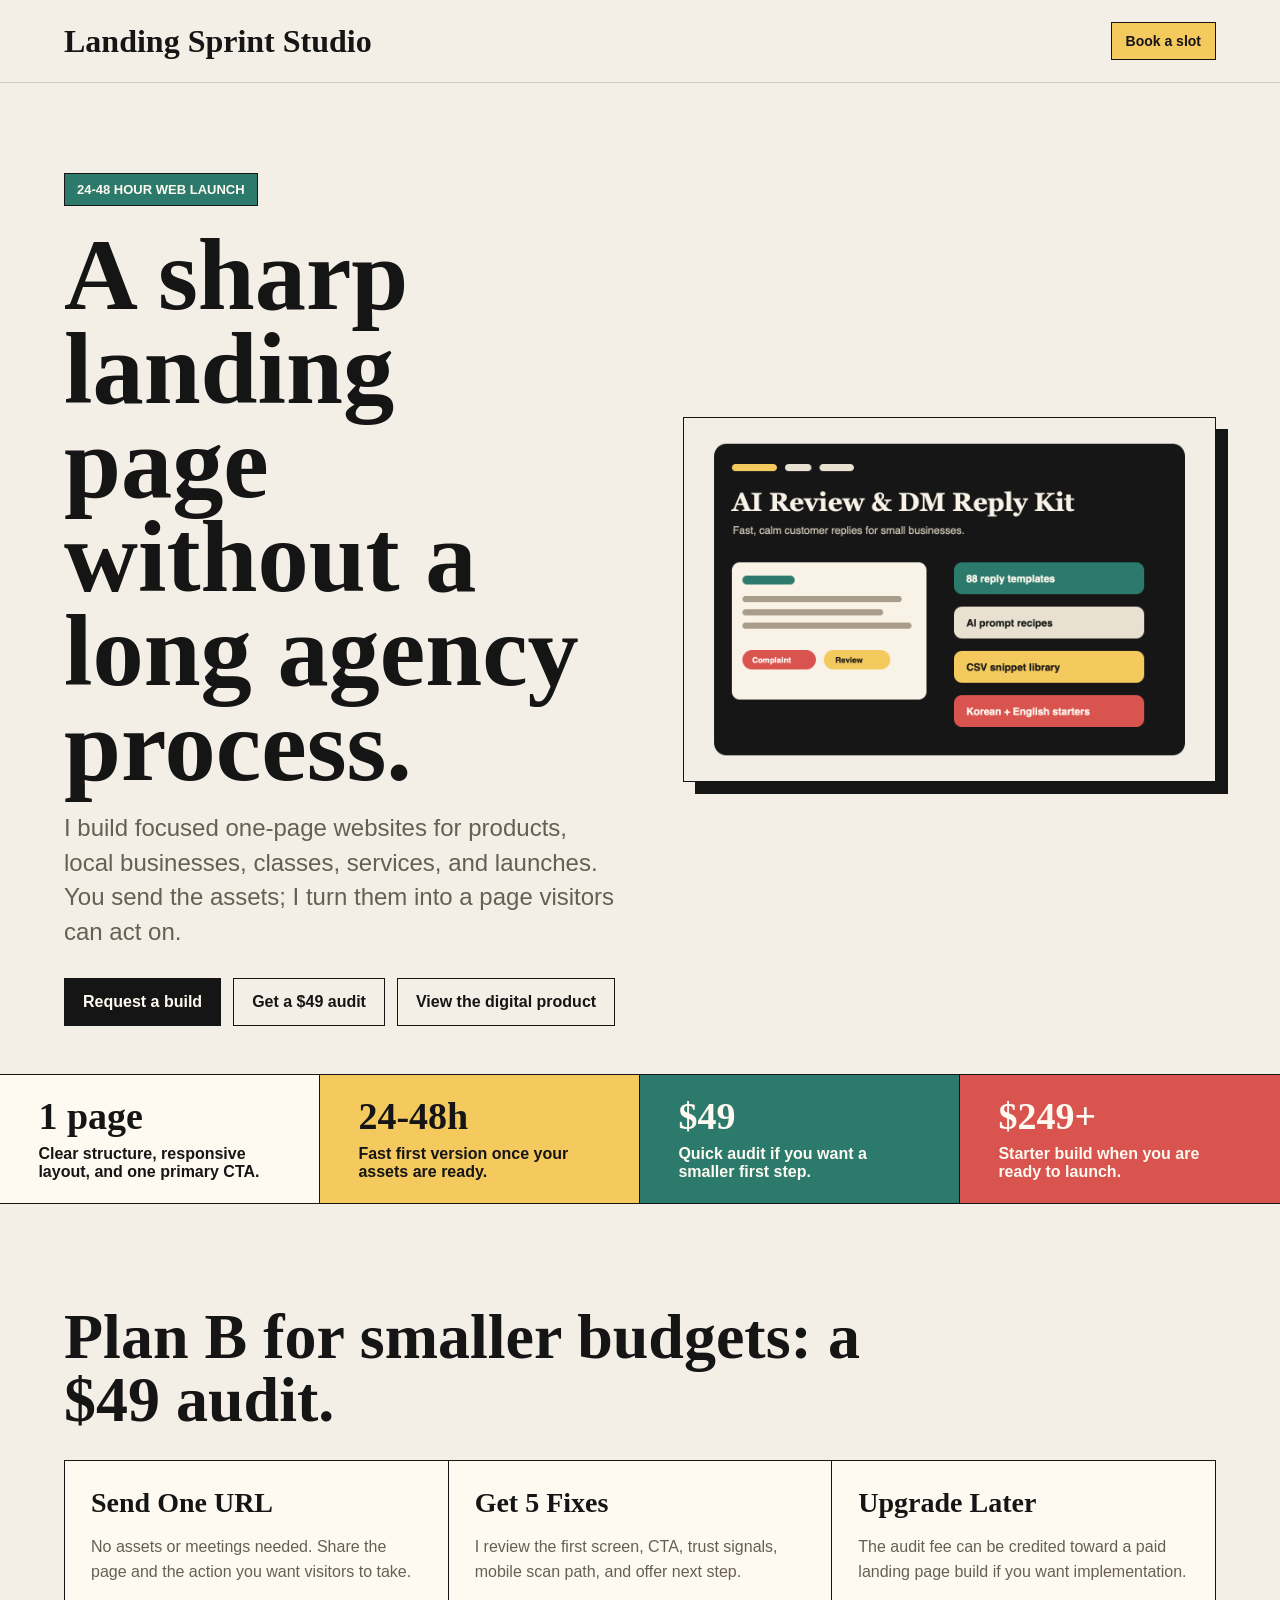
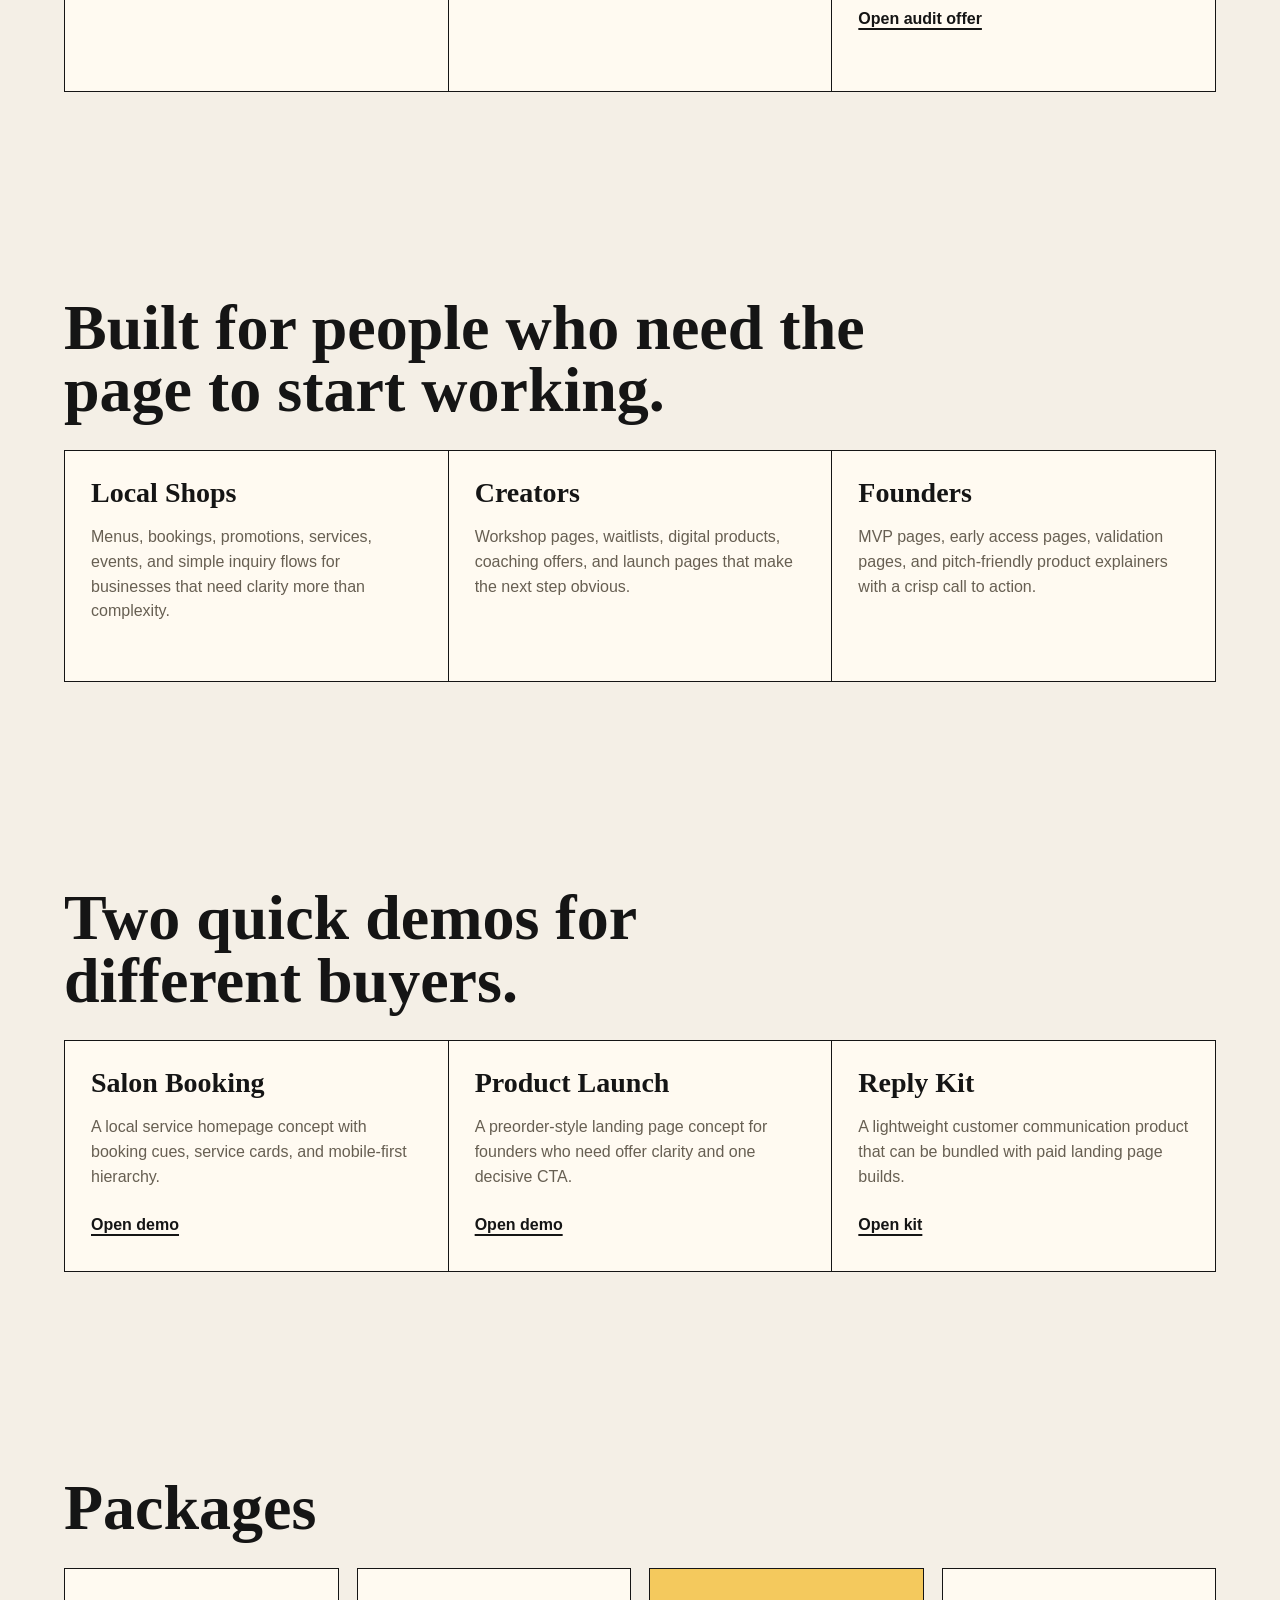
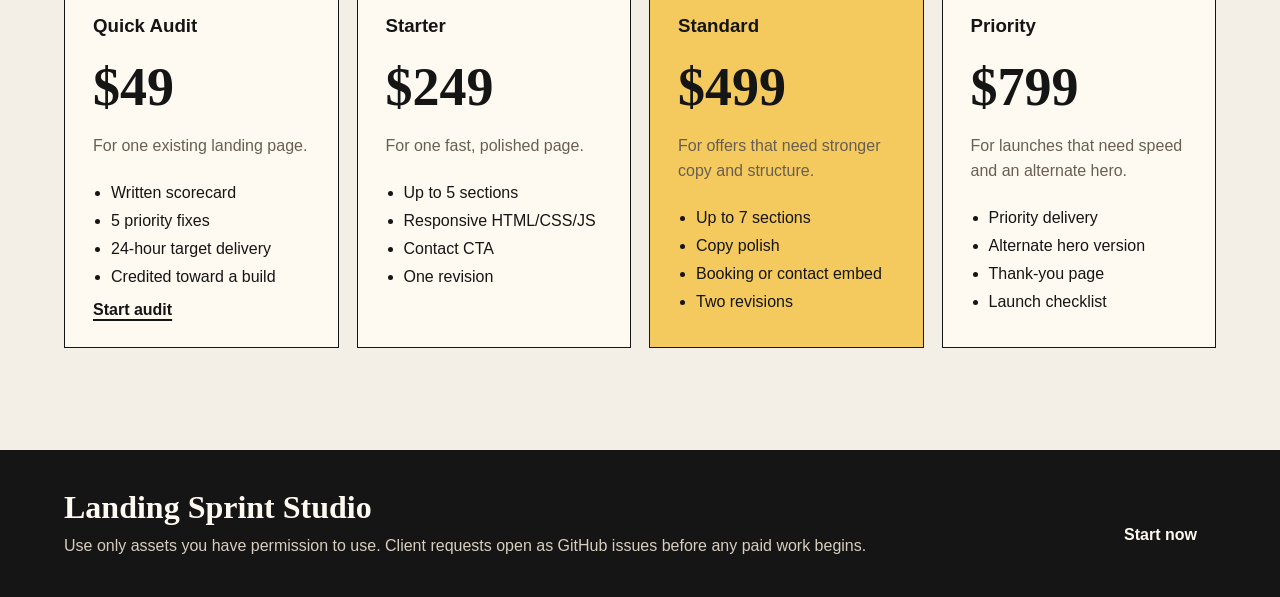
<file: index.html>
<!doctype html>
<html lang="en">
  <head>
    <meta charset="utf-8">
    <meta name="viewport" content="width=device-width, initial-scale=1">
    <title>24-Hour Landing Page Sprint</title>
    <meta name="description" content="Fast, polished landing pages and AI customer reply templates for small businesses.">
    <meta property="og:title" content="Landing Sprint Studio">
    <meta property="og:description" content="24-48 hour responsive landing pages for small businesses, creators, and product launches.">
    <meta property="og:type" content="website">
    <meta property="og:url" content="https://ycx1678.github.io/landing-sprint-studio/">
    <meta property="og:image" content="https://ycx1678.github.io/landing-sprint-studio/revenue-kit/assets/review-kit-preview.png">
    <meta name="twitter:card" content="summary_large_image">
    <link rel="stylesheet" href="styles.css">
    <script type="application/ld+json">
      {
        "@context": "https://schema.org",
        "@type": "ProfessionalService",
        "name": "Landing Sprint Studio",
        "url": "https://ycx1678.github.io/landing-sprint-studio/",
        "description": "Fast, responsive landing page design and development for small businesses, creators, and product launches.",
        "areaServed": "Worldwide",
        "offers": [
          {
            "@type": "Offer",
            "name": "Quick Landing Page Audit",
            "price": "49",
            "priceCurrency": "USD",
            "availability": "https://schema.org/InStock"
          },
          {
            "@type": "Offer",
            "name": "Starter Landing Page Sprint",
            "price": "249",
            "priceCurrency": "USD",
            "availability": "https://schema.org/InStock"
          },
          {
            "@type": "Offer",
            "name": "Standard Landing Page Sprint",
            "price": "499",
            "priceCurrency": "USD",
            "availability": "https://schema.org/InStock"
          }
        ]
      }
    </script>
  </head>
  <body>
    <script>
      window.REQUEST_URL = "https://github.com/ycx1678/landing-sprint-studio/issues/new/choose";
    </script>
    <main class="page">
      <nav class="nav" aria-label="Main navigation">
        <div class="brand">Landing Sprint Studio</div>
        <a href="https://github.com/ycx1678/landing-sprint-studio/issues/new/choose">Book a slot</a>
      </nav>

      <section class="hero">
        <div>
          <span class="eyebrow">24-48 hour web launch</span>
          <h1>A sharp landing page without a long agency process.</h1>
          <p class="lead">
            I build focused one-page websites for products, local businesses, classes, services, and launches. You send the assets; I turn them into a page visitors can act on.
          </p>
          <div class="actions">
            <a class="button" href="https://github.com/ycx1678/landing-sprint-studio/issues/new/choose">Request a build</a>
            <a class="button secondary" href="checkout/audit/">Get a $49 audit</a>
            <a class="button secondary" href="products/ai-review-dm-kit/">View the digital product</a>
          </div>
        </div>
        <figure class="preview">
          <img src="revenue-kit/assets/review-kit-preview.png" alt="Preview of the AI Review and DM Reply Kit product">
        </figure>
      </section>

      <section class="strip" aria-label="Offer highlights">
        <div>
          <strong>1 page</strong>
          <span>Clear structure, responsive layout, and one primary CTA.</span>
        </div>
        <div>
          <strong>24-48h</strong>
          <span>Fast first version once your assets are ready.</span>
        </div>
        <div>
          <strong>$49</strong>
          <span>Quick audit if you want a smaller first step.</span>
        </div>
        <div>
          <strong>$249+</strong>
          <span>Starter build when you are ready to launch.</span>
        </div>
      </section>

      <section class="section">
        <h2>Plan B for smaller budgets: a $49 audit.</h2>
        <div class="grid">
          <article class="tile">
            <h3>Send One URL</h3>
            <p>No assets or meetings needed. Share the page and the action you want visitors to take.</p>
          </article>
          <article class="tile">
            <h3>Get 5 Fixes</h3>
            <p>I review the first screen, CTA, trust signals, mobile scan path, and offer next step.</p>
          </article>
          <article class="tile">
            <h3>Upgrade Later</h3>
            <p>The audit fee can be credited toward a paid landing page build if you want implementation.</p>
            <a class="text-link" href="services/landing-page-audit/">Open audit offer</a>
          </article>
        </div>
      </section>

      <section class="section">
        <h2>Built for people who need the page to start working.</h2>
        <div class="grid">
          <article class="tile">
            <h3>Local Shops</h3>
            <p>Menus, bookings, promotions, services, events, and simple inquiry flows for businesses that need clarity more than complexity.</p>
          </article>
          <article class="tile">
            <h3>Creators</h3>
            <p>Workshop pages, waitlists, digital products, coaching offers, and launch pages that make the next step obvious.</p>
          </article>
          <article class="tile">
            <h3>Founders</h3>
            <p>MVP pages, early access pages, validation pages, and pitch-friendly product explainers with a crisp call to action.</p>
          </article>
        </div>
      </section>

      <section class="section">
        <h2>Two quick demos for different buyers.</h2>
        <div class="grid">
          <article class="tile">
            <h3>Salon Booking</h3>
            <p>A local service homepage concept with booking cues, service cards, and mobile-first hierarchy.</p>
            <a class="text-link" href="portfolio/salon-booking/">Open demo</a>
          </article>
          <article class="tile">
            <h3>Product Launch</h3>
            <p>A preorder-style landing page concept for founders who need offer clarity and one decisive CTA.</p>
            <a class="text-link" href="portfolio/product-launch/">Open demo</a>
          </article>
          <article class="tile">
            <h3>Reply Kit</h3>
            <p>A lightweight customer communication product that can be bundled with paid landing page builds.</p>
            <a class="text-link" href="products/ai-review-dm-kit/">Open kit</a>
          </article>
        </div>
      </section>

      <section class="section" id="packages">
        <h2>Packages</h2>
        <div class="packages">
          <article class="package">
            <h3>Quick Audit</h3>
            <div class="price">$49</div>
            <p>For one existing landing page.</p>
            <ul>
              <li>Written scorecard</li>
              <li>5 priority fixes</li>
              <li>24-hour target delivery</li>
              <li>Credited toward a build</li>
            </ul>
            <a class="text-link" href="checkout/audit/">Start audit</a>
          </article>
          <article class="package">
            <h3>Starter</h3>
            <div class="price">$249</div>
            <p>For one fast, polished page.</p>
            <ul>
              <li>Up to 5 sections</li>
              <li>Responsive HTML/CSS/JS</li>
              <li>Contact CTA</li>
              <li>One revision</li>
            </ul>
          </article>
          <article class="package featured">
            <h3>Standard</h3>
            <div class="price">$499</div>
            <p>For offers that need stronger copy and structure.</p>
            <ul>
              <li>Up to 7 sections</li>
              <li>Copy polish</li>
              <li>Booking or contact embed</li>
              <li>Two revisions</li>
            </ul>
          </article>
          <article class="package">
            <h3>Priority</h3>
            <div class="price">$799</div>
            <p>For launches that need speed and an alternate hero.</p>
            <ul>
              <li>Priority delivery</li>
              <li>Alternate hero version</li>
              <li>Thank-you page</li>
              <li>Launch checklist</li>
            </ul>
          </article>
        </div>
      </section>

      <footer class="footer">
        <div>
          <div class="brand">Landing Sprint Studio</div>
          <p>Use only assets you have permission to use. Client requests open as GitHub issues before any paid work begins.</p>
        </div>
        <a class="button" href="https://github.com/ycx1678/landing-sprint-studio/issues/new/choose">Start now</a>
      </footer>
    </main>
  </body>
</html>
</file>
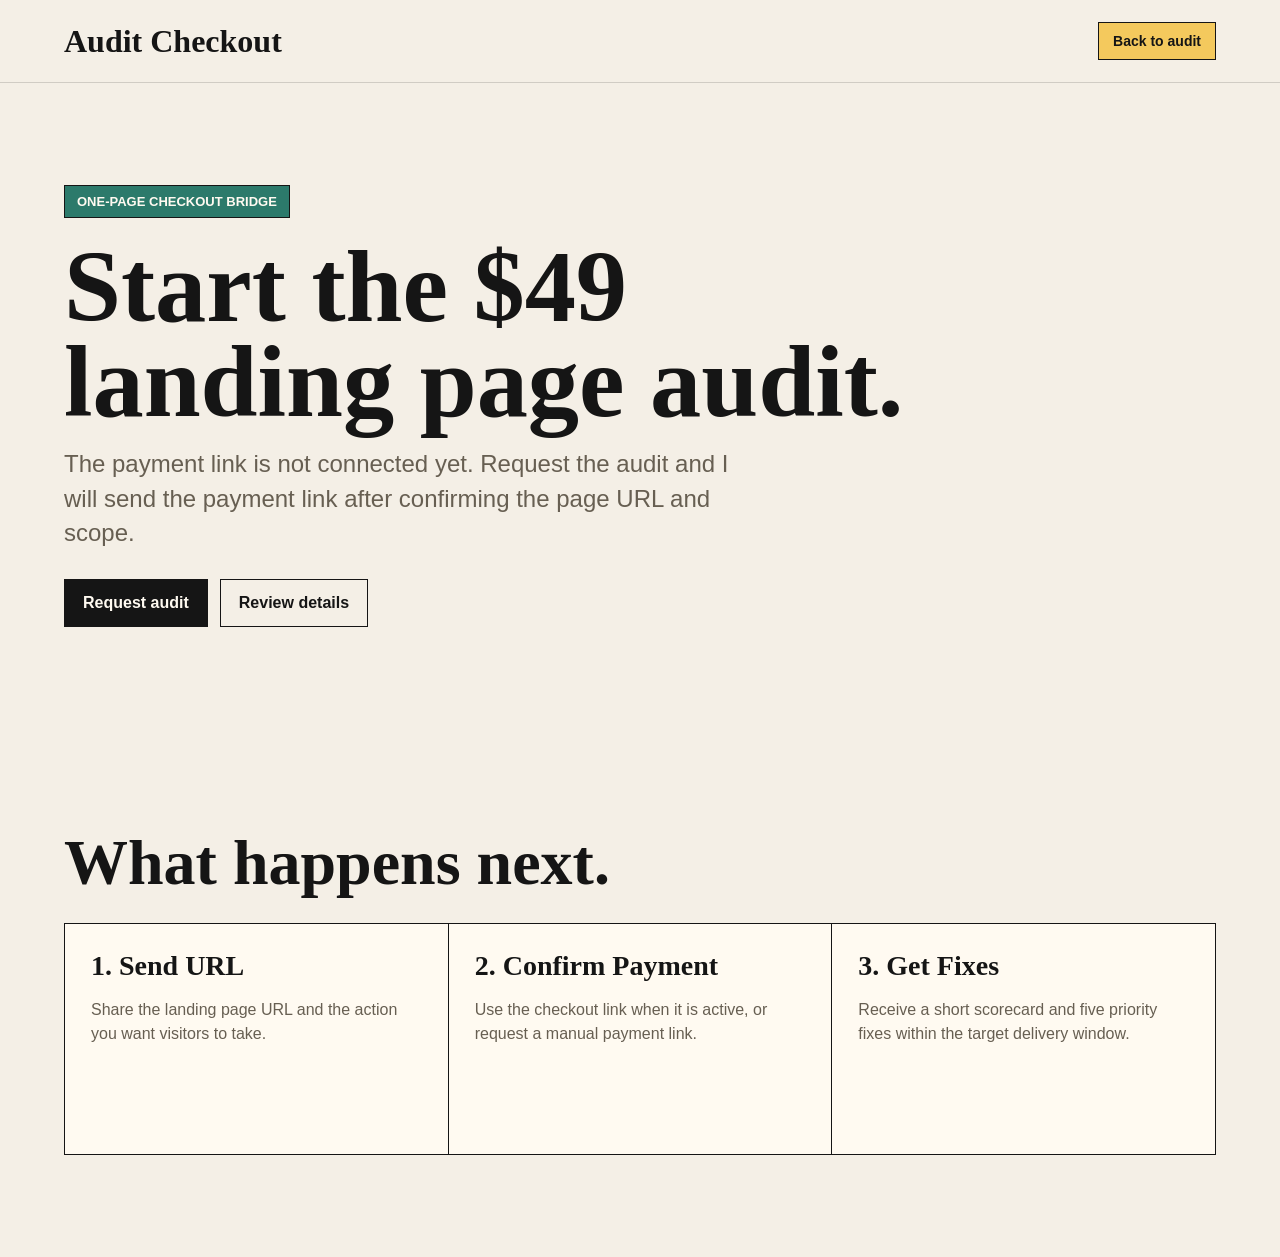
<file: checkout/audit/index.html>
<!doctype html>
<html lang="en">
  <head>
    <meta charset="utf-8">
    <meta name="viewport" content="width=device-width, initial-scale=1">
    <title>Checkout · $49 Landing Page Audit</title>
    <meta name="description" content="Start a $49 landing page audit or request a payment link.">
    <meta name="robots" content="noindex">
    <link rel="stylesheet" href="../../styles.css">
  </head>
  <body>
    <main class="page">
      <nav class="nav" aria-label="Checkout navigation">
        <div class="brand">Audit Checkout</div>
        <a href="../../services/landing-page-audit/">Back to audit</a>
      </nav>

      <section class="section checkout-panel">
        <span class="eyebrow">One-page checkout bridge</span>
        <h1>Start the $49 landing page audit.</h1>
        <p class="lead" id="checkout-copy">
          Loading the current checkout option...
        </p>
        <div class="actions">
          <a class="button" id="checkout-primary" href="https://github.com/ycx1678/landing-sprint-studio/issues/new/choose">Request audit</a>
          <a class="button secondary" href="../../services/landing-page-audit/">Review details</a>
        </div>
      </section>

      <section class="section">
        <h2>What happens next.</h2>
        <div class="grid">
          <article class="tile">
            <h3>1. Send URL</h3>
            <p>Share the landing page URL and the action you want visitors to take.</p>
          </article>
          <article class="tile">
            <h3>2. Confirm Payment</h3>
            <p>Use the checkout link when it is active, or request a manual payment link.</p>
          </article>
          <article class="tile">
            <h3>3. Get Fixes</h3>
            <p>Receive a short scorecard and five priority fixes within the target delivery window.</p>
          </article>
        </div>
      </section>
    </main>

    <script>
      const configUrl = "../../config/checkout.json";
      const primary = document.getElementById("checkout-primary");
      const copy = document.getElementById("checkout-copy");

      async function loadCheckout() {
        try {
          const response = await fetch(configUrl, { cache: "no-store" });
          const config = await response.json();
          const offer = config.audit49 || {};
          const checkoutUrl = (offer.checkoutUrl || "").trim();
          const fallbackUrl = offer.fallbackUrl || "https://github.com/ycx1678/landing-sprint-studio/issues/new/choose";

          if (checkoutUrl) {
            copy.textContent = "Checkout is active. You will be sent to the secure payment page for the $49 audit.";
            primary.textContent = "Go to secure checkout";
            primary.href = checkoutUrl;
            window.setTimeout(() => {
              window.location.href = checkoutUrl;
            }, 900);
            return;
          }

          copy.textContent = "The payment link is not connected yet. Request the audit and I will send the payment link after confirming the page URL and scope.";
          primary.textContent = "Request audit";
          primary.href = fallbackUrl;
        } catch (error) {
          copy.textContent = "Checkout could not load. Request the audit and I will follow up with the payment link.";
          primary.textContent = "Request audit";
          primary.href = "https://github.com/ycx1678/landing-sprint-studio/issues/new/choose";
        }
      }

      loadCheckout();
    </script>
  </body>
</html>
</file>
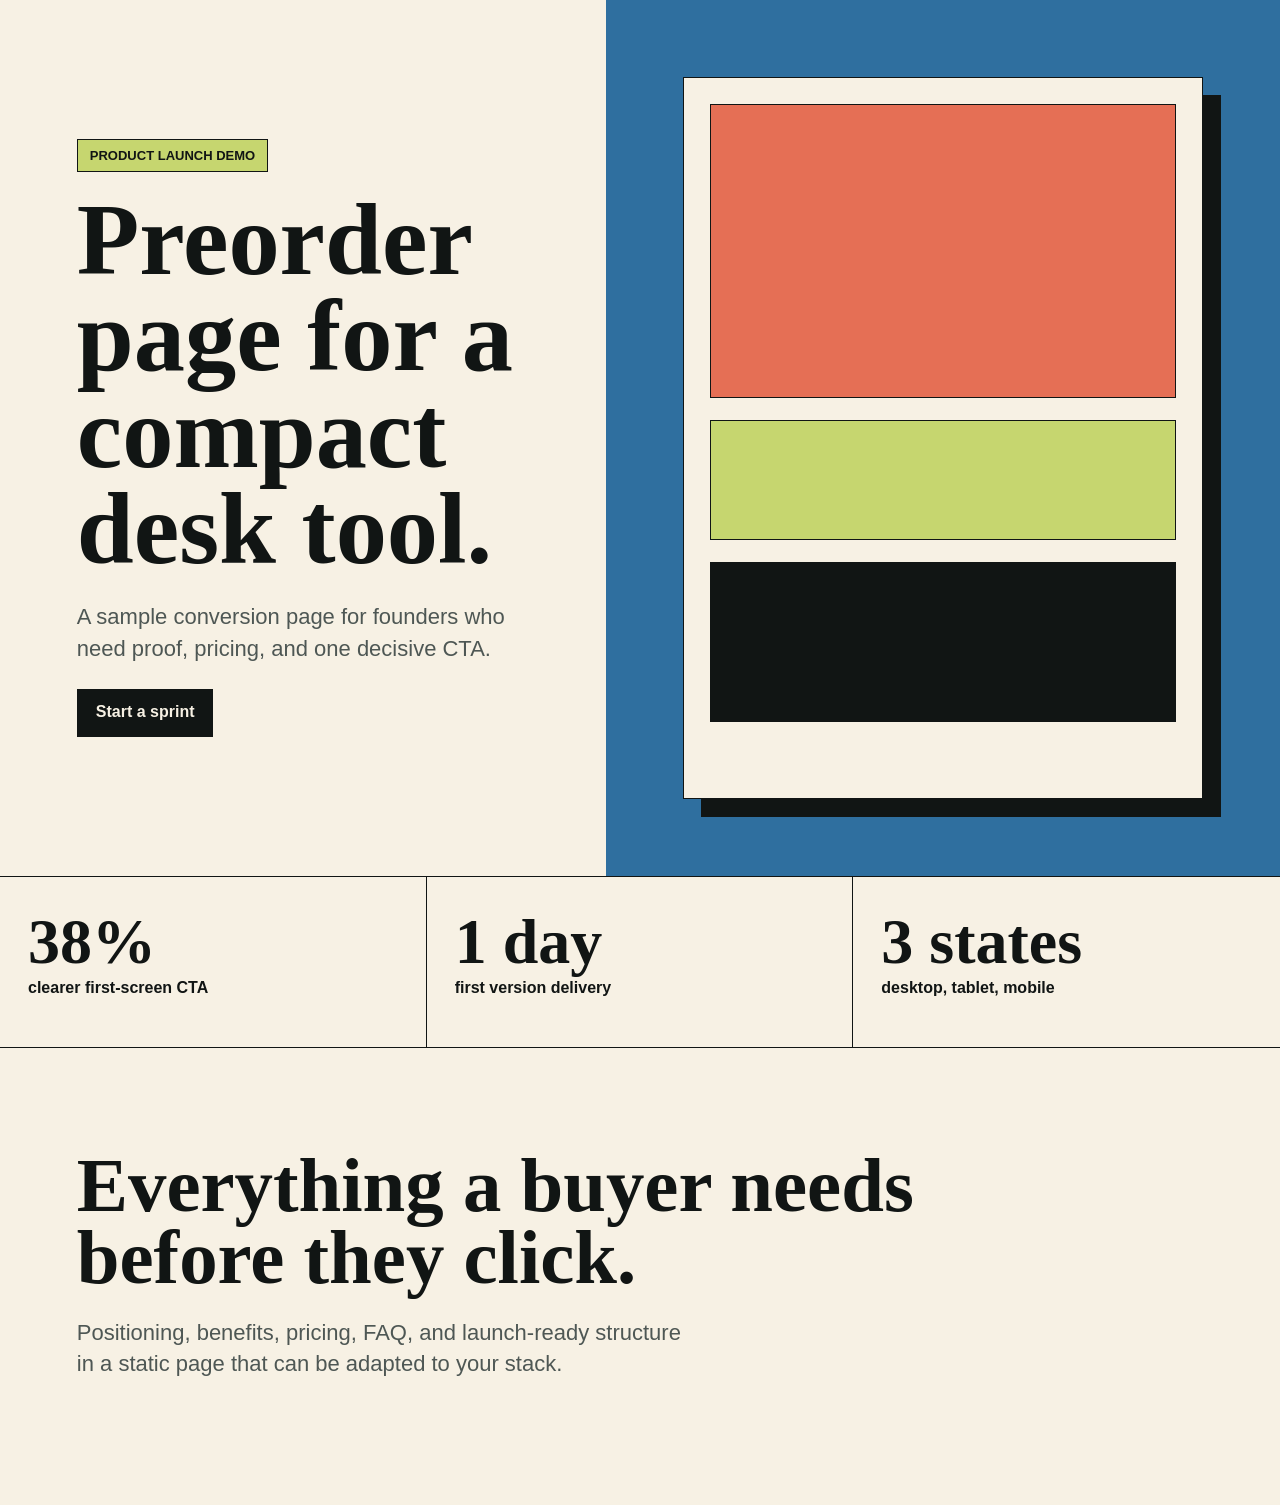
<file: portfolio/product-launch/index.html>
<!doctype html>
<html lang="en">
  <head>
    <meta charset="utf-8">
    <meta name="viewport" content="width=device-width, initial-scale=1">
    <title>Product Launch Demo</title>
    <link rel="stylesheet" href="./style.css">
  </head>
  <body>
    <main>
      <section class="hero">
        <div class="copy">
          <p>Product launch demo</p>
          <h1>Preorder page for a compact desk tool.</h1>
          <span>A sample conversion page for founders who need proof, pricing, and one decisive CTA.</span>
          <a href="../../index.html">Start a sprint</a>
        </div>
        <div class="object" aria-hidden="true">
          <div class="device">
            <div></div>
            <div></div>
            <div></div>
          </div>
        </div>
      </section>

      <section class="proof">
        <div><strong>38%</strong><span>clearer first-screen CTA</span></div>
        <div><strong>1 day</strong><span>first version delivery</span></div>
        <div><strong>3 states</strong><span>desktop, tablet, mobile</span></div>
      </section>

      <section class="details">
        <h2>Everything a buyer needs before they click.</h2>
        <p>Positioning, benefits, pricing, FAQ, and launch-ready structure in a static page that can be adapted to your stack.</p>
      </section>
    </main>
  </body>
</html>
</file>
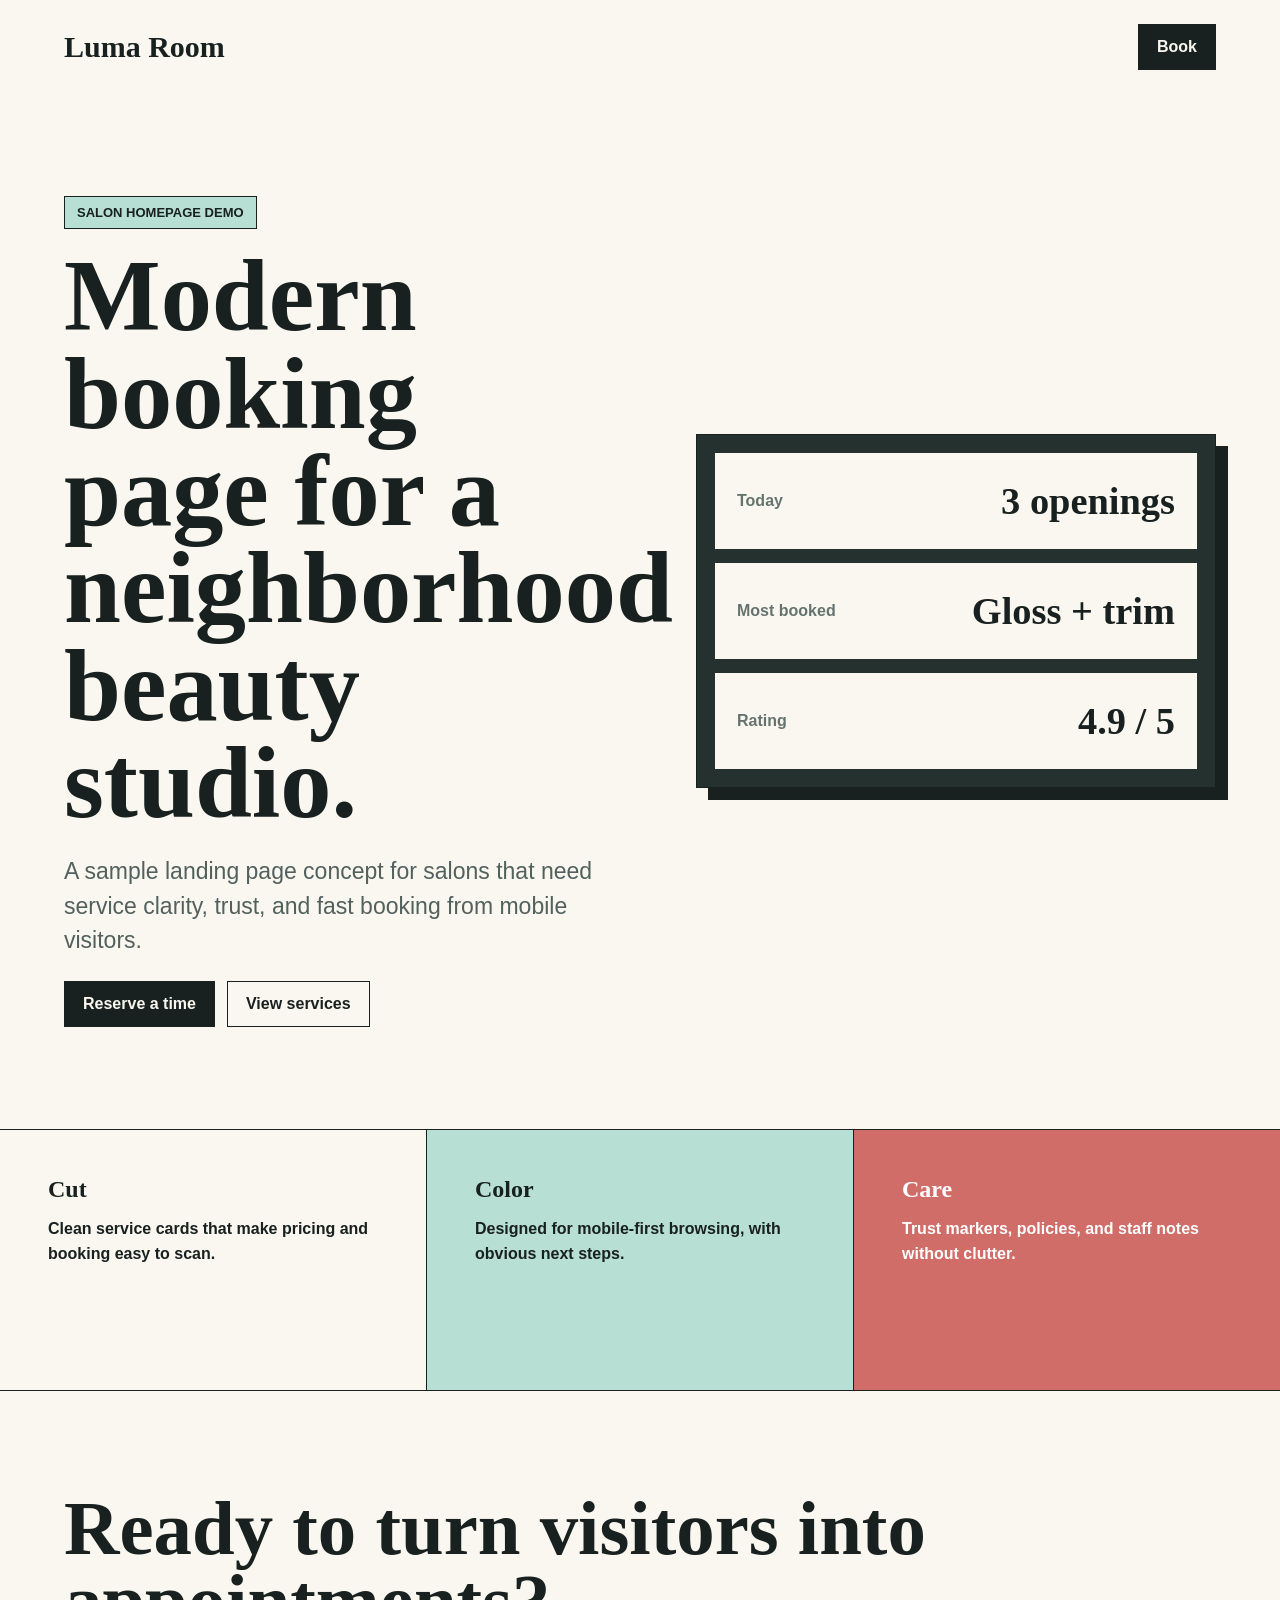
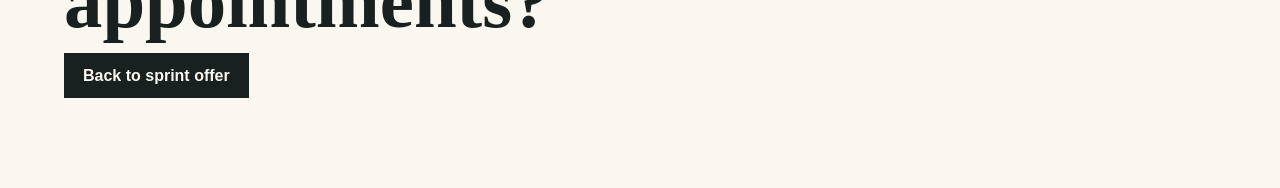
<file: portfolio/salon-booking/index.html>
<!doctype html>
<html lang="en">
  <head>
    <meta charset="utf-8">
    <meta name="viewport" content="width=device-width, initial-scale=1">
    <title>Salon Booking Demo</title>
    <link rel="stylesheet" href="./style.css">
  </head>
  <body>
    <main>
      <section class="hero">
        <nav>
          <strong>Luma Room</strong>
          <a href="#book">Book</a>
        </nav>
        <div class="hero-grid">
          <div>
            <p class="eyebrow">Salon homepage demo</p>
            <h1>Modern booking page for a neighborhood beauty studio.</h1>
            <p class="lead">A sample landing page concept for salons that need service clarity, trust, and fast booking from mobile visitors.</p>
            <div class="actions">
              <a href="#book" class="button">Reserve a time</a>
              <a href="#services" class="button ghost">View services</a>
            </div>
          </div>
          <div class="panel">
            <div class="slot">
              <span>Today</span>
              <strong>3 openings</strong>
            </div>
            <div class="slot">
              <span>Most booked</span>
              <strong>Gloss + trim</strong>
            </div>
            <div class="slot">
              <span>Rating</span>
              <strong>4.9 / 5</strong>
            </div>
          </div>
        </div>
      </section>

      <section id="services" class="services">
        <article>
          <h2>Cut</h2>
          <p>Clean service cards that make pricing and booking easy to scan.</p>
        </article>
        <article>
          <h2>Color</h2>
          <p>Designed for mobile-first browsing, with obvious next steps.</p>
        </article>
        <article>
          <h2>Care</h2>
          <p>Trust markers, policies, and staff notes without clutter.</p>
        </article>
      </section>

      <section id="book" class="book">
        <h2>Ready to turn visitors into appointments?</h2>
        <a href="../../index.html" class="button">Back to sprint offer</a>
      </section>
    </main>
  </body>
</html>
</file>
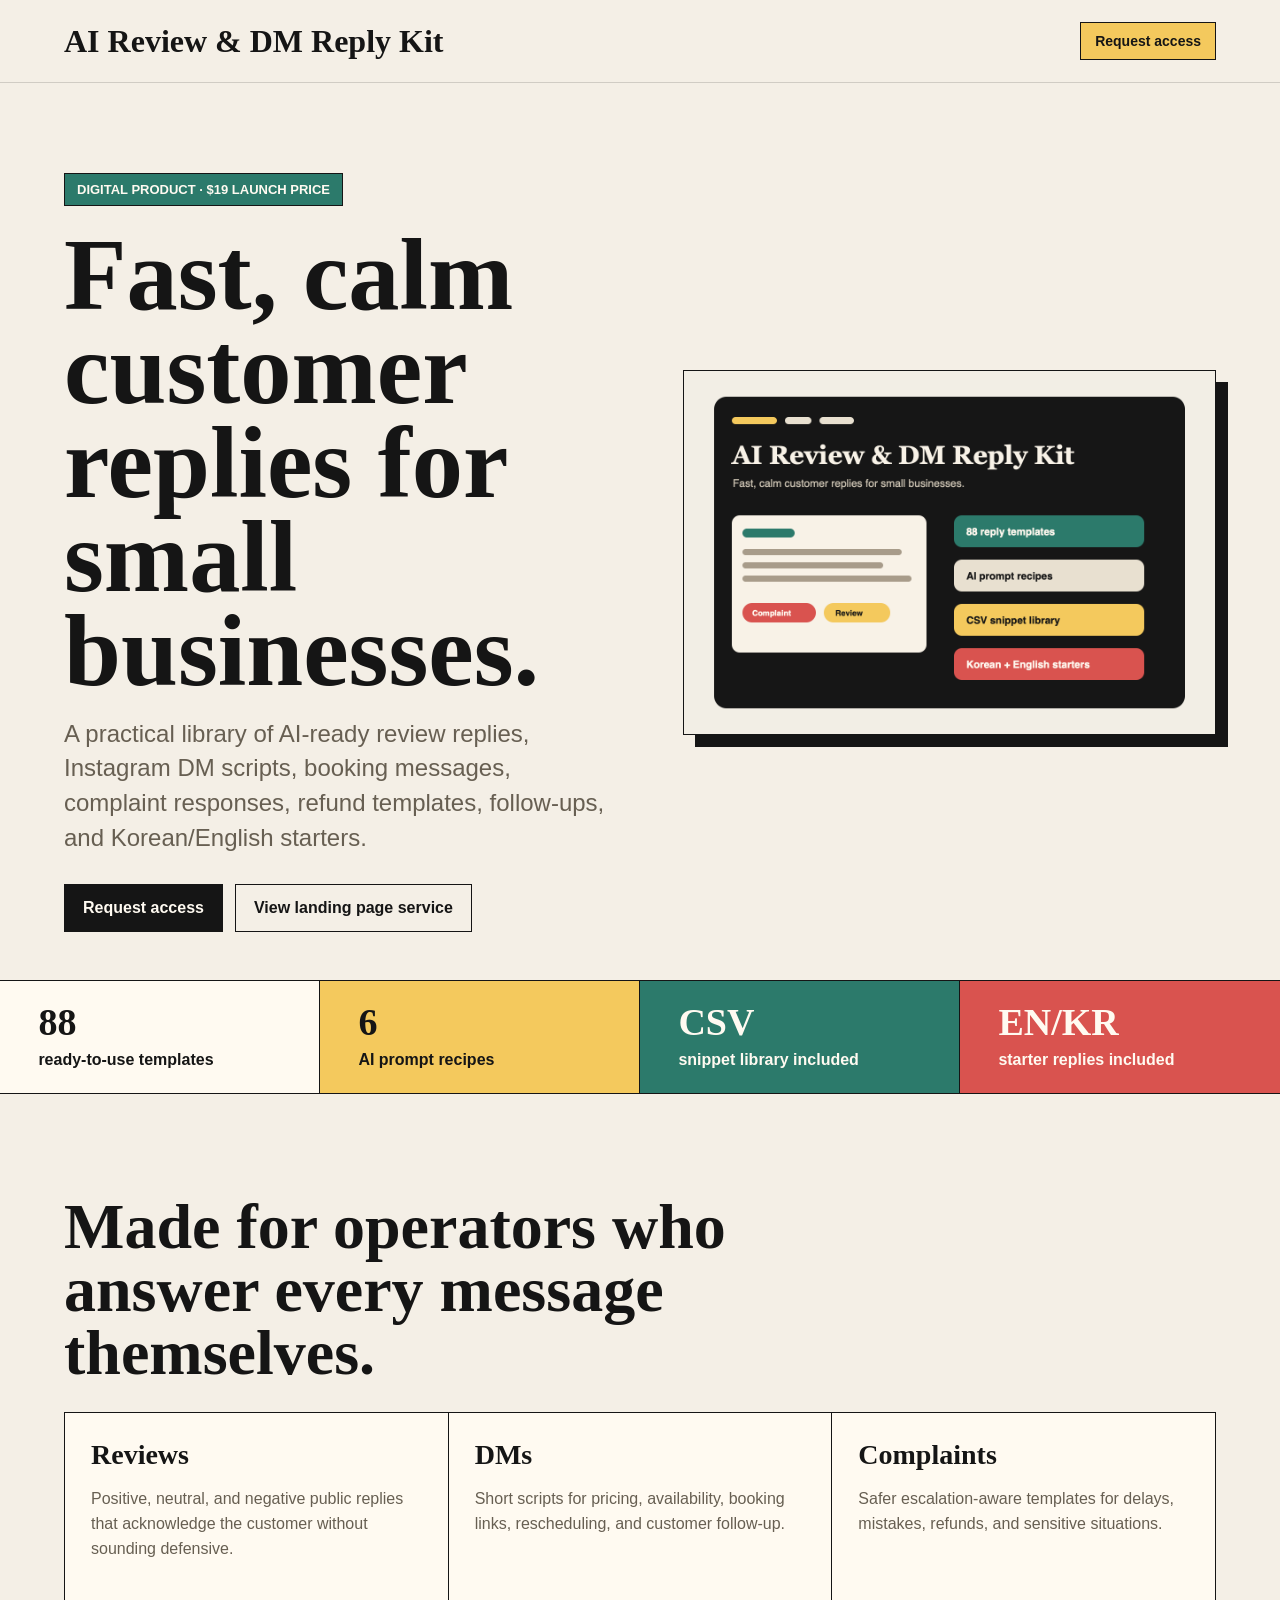
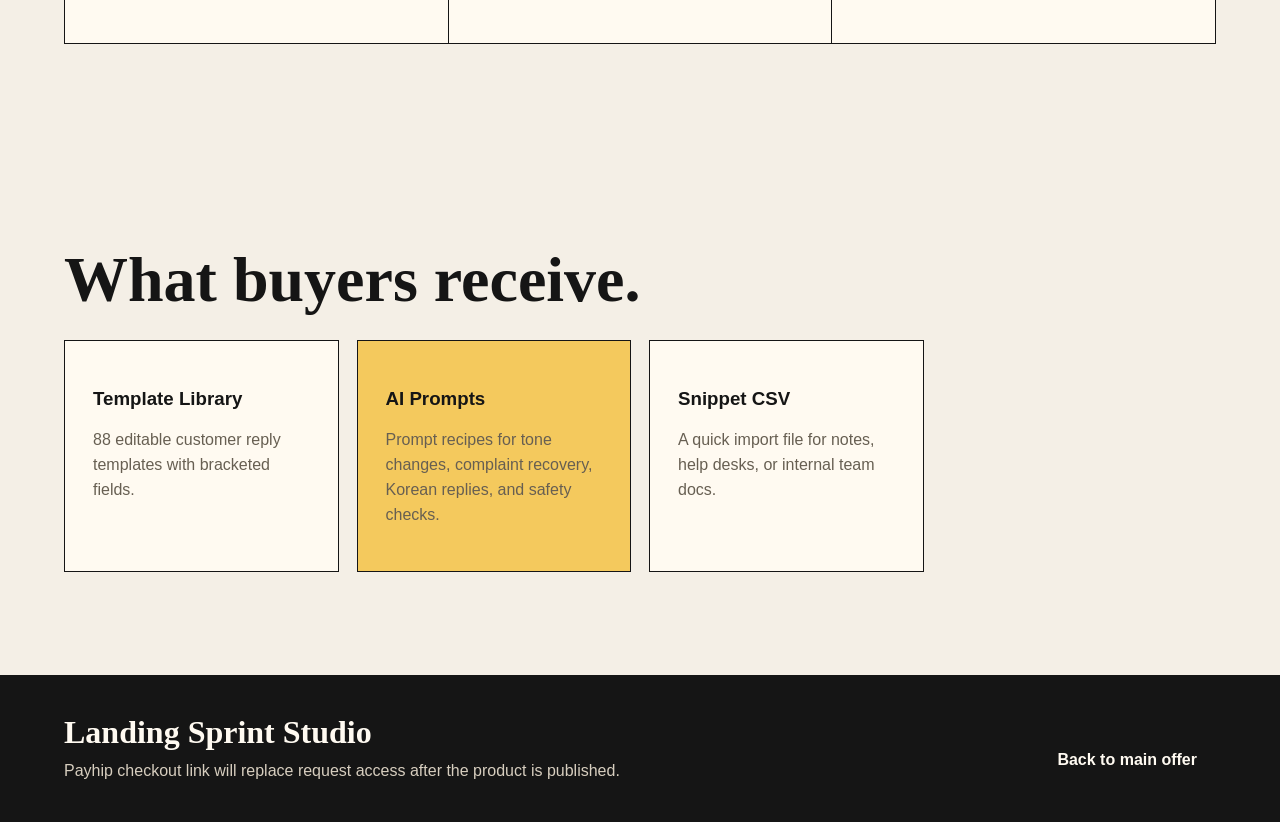
<file: products/ai-review-dm-kit/index.html>
<!doctype html>
<html lang="en">
  <head>
    <meta charset="utf-8">
    <meta name="viewport" content="width=device-width, initial-scale=1">
    <title>AI Review & DM Reply Kit for Small Businesses</title>
    <meta name="description" content="AI-ready review replies, Instagram DM scripts, complaint responses, booking messages, refund templates, and Korean/English customer support starters.">
    <meta property="og:title" content="AI Review & DM Reply Kit">
    <meta property="og:description" content="Ready-to-use customer reply templates and AI prompts for small businesses.">
    <meta property="og:type" content="product">
    <meta property="og:url" content="https://ycx1678.github.io/landing-sprint-studio/products/ai-review-dm-kit/">
    <meta property="og:image" content="https://ycx1678.github.io/landing-sprint-studio/revenue-kit/assets/review-kit-preview.png">
    <meta name="twitter:card" content="summary_large_image">
    <link rel="stylesheet" href="../../styles.css">
    <script type="application/ld+json">
      {
        "@context": "https://schema.org",
        "@type": "Product",
        "name": "AI Review & DM Reply Kit for Small Businesses",
        "description": "Customer review replies, DM scripts, complaint responses, booking messages, refund templates, and AI prompt recipes for small businesses.",
        "image": "https://ycx1678.github.io/landing-sprint-studio/revenue-kit/assets/review-kit-preview.png",
        "brand": {
          "@type": "Brand",
          "name": "Landing Sprint Studio"
        },
        "offers": {
          "@type": "Offer",
          "price": "19",
          "priceCurrency": "USD",
          "availability": "https://schema.org/InStock"
        }
      }
    </script>
  </head>
  <body>
    <main class="page">
      <nav class="nav" aria-label="Product navigation">
        <div class="brand">AI Review & DM Reply Kit</div>
        <a href="https://github.com/ycx1678/landing-sprint-studio/issues/new/choose">Request access</a>
      </nav>

      <section class="hero">
        <div>
          <span class="eyebrow">Digital product · $19 launch price</span>
          <h1>Fast, calm customer replies for small businesses.</h1>
          <p class="lead">
            A practical library of AI-ready review replies, Instagram DM scripts, booking messages, complaint responses, refund templates, follow-ups, and Korean/English starters.
          </p>
          <div class="actions">
            <a class="button" href="https://github.com/ycx1678/landing-sprint-studio/issues/new/choose">Request access</a>
            <a class="button secondary" href="../../">View landing page service</a>
          </div>
        </div>
        <figure class="preview">
          <img src="../../revenue-kit/assets/review-kit-preview.png" alt="Preview of the AI Review and DM Reply Kit">
        </figure>
      </section>

      <section class="strip" aria-label="Product highlights">
        <div>
          <strong>88</strong>
          <span>ready-to-use templates</span>
        </div>
        <div>
          <strong>6</strong>
          <span>AI prompt recipes</span>
        </div>
        <div>
          <strong>CSV</strong>
          <span>snippet library included</span>
        </div>
        <div>
          <strong>EN/KR</strong>
          <span>starter replies included</span>
        </div>
      </section>

      <section class="section">
        <h2>Made for operators who answer every message themselves.</h2>
        <div class="grid">
          <article class="tile">
            <h3>Reviews</h3>
            <p>Positive, neutral, and negative public replies that acknowledge the customer without sounding defensive.</p>
          </article>
          <article class="tile">
            <h3>DMs</h3>
            <p>Short scripts for pricing, availability, booking links, rescheduling, and customer follow-up.</p>
          </article>
          <article class="tile">
            <h3>Complaints</h3>
            <p>Safer escalation-aware templates for delays, mistakes, refunds, and sensitive situations.</p>
          </article>
        </div>
      </section>

      <section class="section">
        <h2>What buyers receive.</h2>
        <div class="packages">
          <article class="package">
            <h3>Template Library</h3>
            <p>88 editable customer reply templates with bracketed fields.</p>
          </article>
          <article class="package featured">
            <h3>AI Prompts</h3>
            <p>Prompt recipes for tone changes, complaint recovery, Korean replies, and safety checks.</p>
          </article>
          <article class="package">
            <h3>Snippet CSV</h3>
            <p>A quick import file for notes, help desks, or internal team docs.</p>
          </article>
        </div>
      </section>

      <footer class="footer">
        <div>
          <div class="brand">Landing Sprint Studio</div>
          <p>Payhip checkout link will replace request access after the product is published.</p>
        </div>
        <a class="button" href="../../">Back to main offer</a>
      </footer>
    </main>
  </body>
</html>
</file>
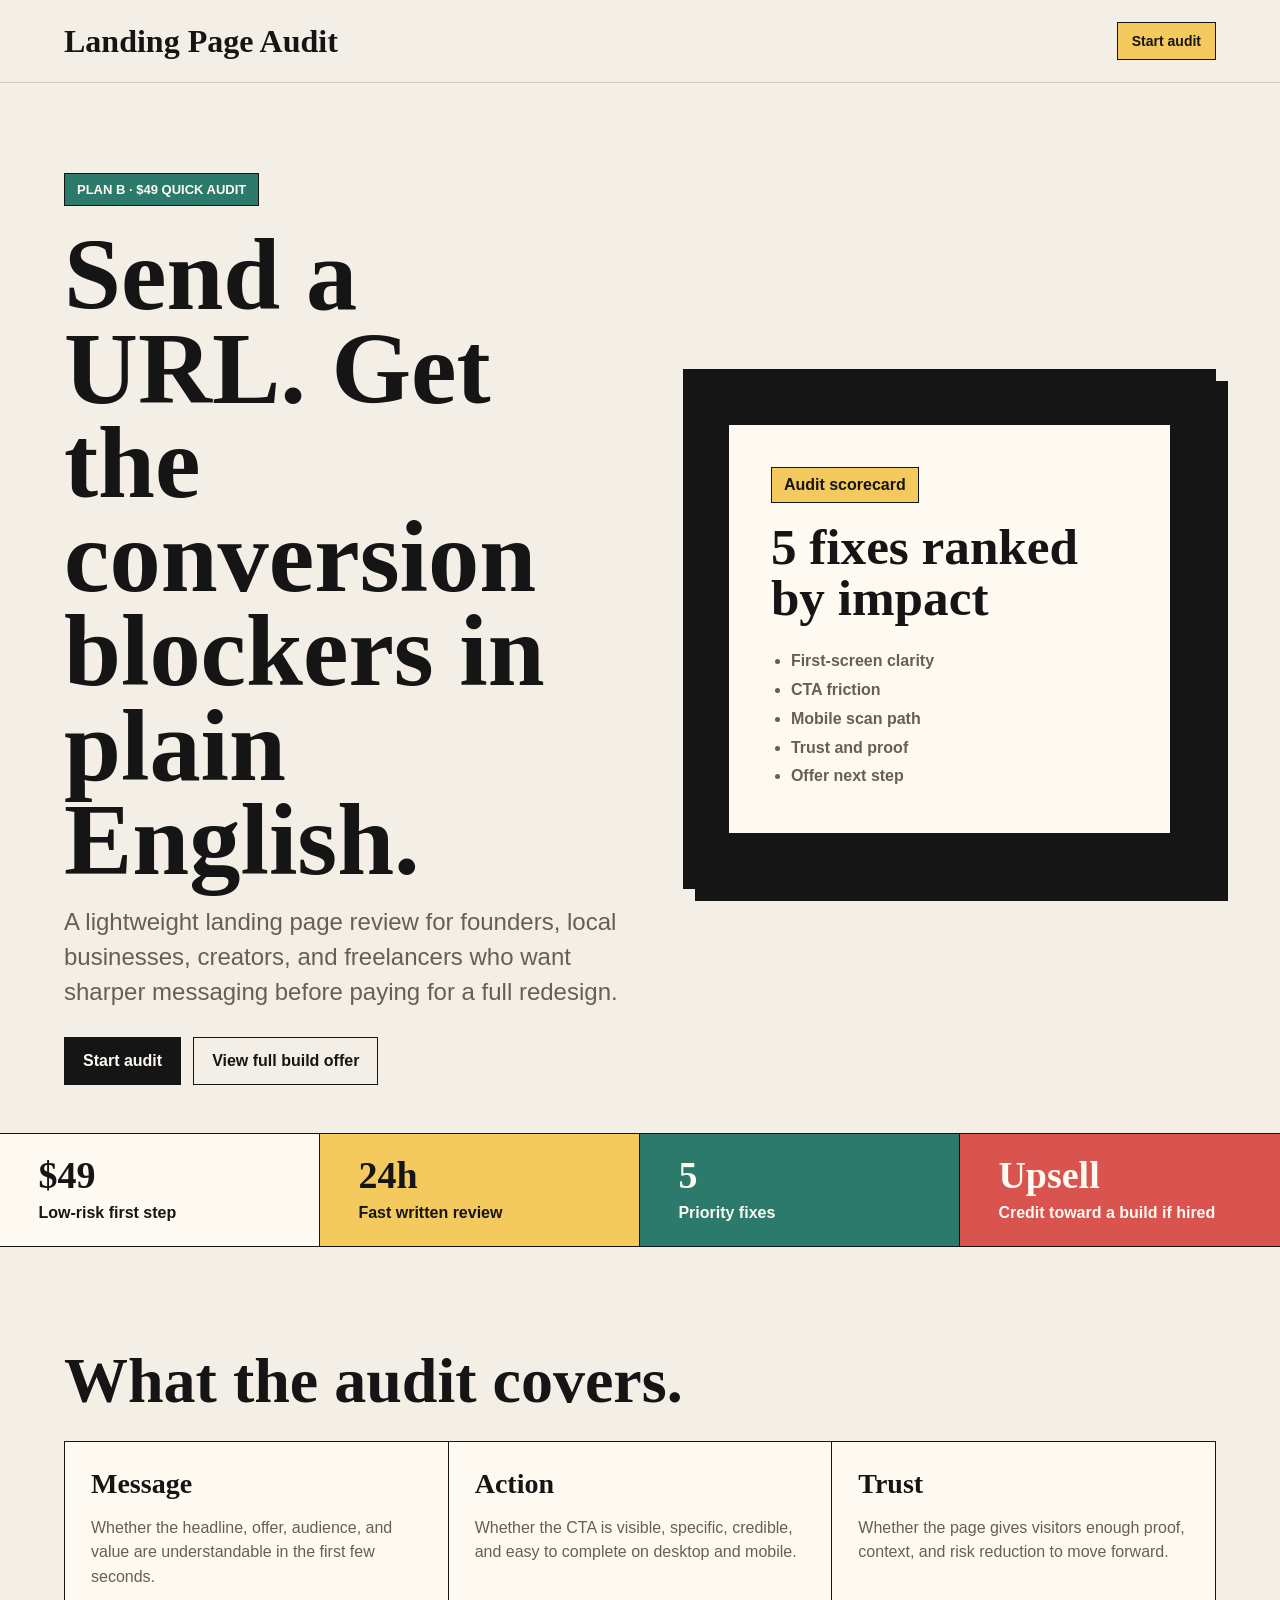
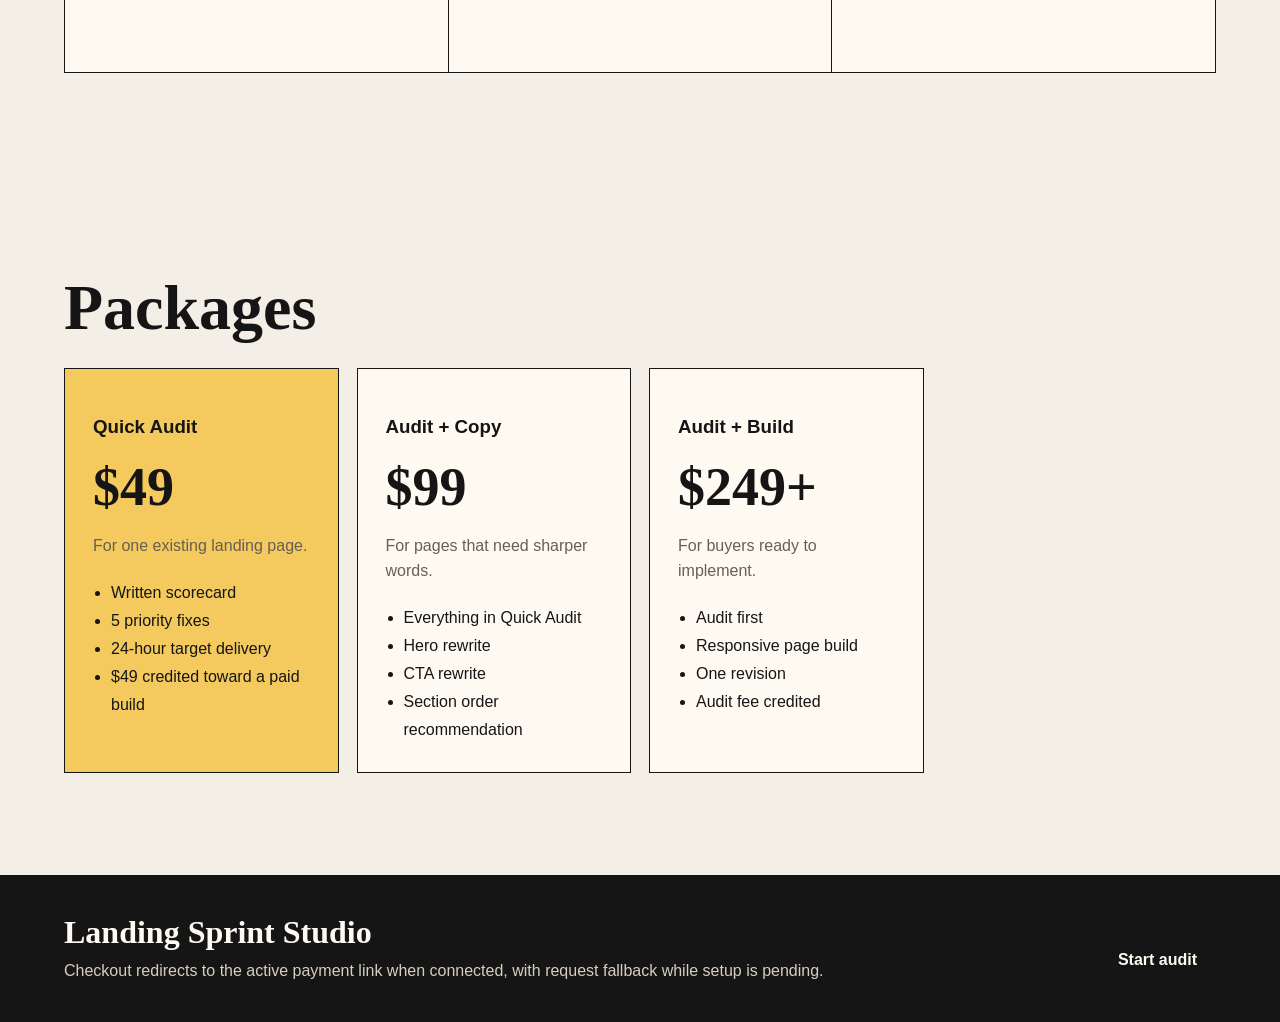
<file: services/landing-page-audit/index.html>
<!doctype html>
<html lang="en">
  <head>
    <meta charset="utf-8">
    <meta name="viewport" content="width=device-width, initial-scale=1">
    <title>$49 Landing Page Audit</title>
    <meta name="description" content="A fast landing page audit with prioritized fixes for headline, CTA, trust, mobile layout, and conversion clarity.">
    <meta property="og:title" content="$49 Landing Page Audit">
    <meta property="og:description" content="Send a URL. Get a short, prioritized landing page audit within 24 hours.">
    <meta property="og:type" content="website">
    <meta property="og:url" content="https://ycx1678.github.io/landing-sprint-studio/services/landing-page-audit/">
    <meta property="og:image" content="https://ycx1678.github.io/landing-sprint-studio/revenue-kit/assets/review-kit-preview.png">
    <meta name="twitter:card" content="summary_large_image">
    <link rel="stylesheet" href="../../styles.css">
    <script type="application/ld+json">
      {
        "@context": "https://schema.org",
        "@type": "Service",
        "name": "$49 Landing Page Audit",
        "provider": {
          "@type": "ProfessionalService",
          "name": "Landing Sprint Studio"
        },
        "url": "https://ycx1678.github.io/landing-sprint-studio/services/landing-page-audit/",
        "description": "A 24-hour landing page audit covering offer clarity, CTA, trust, mobile layout, and conversion blockers.",
        "offers": {
          "@type": "Offer",
          "price": "49",
          "priceCurrency": "USD",
          "availability": "https://schema.org/InStock"
        }
      }
    </script>
  </head>
  <body>
    <main class="page">
      <nav class="nav" aria-label="Audit navigation">
        <div class="brand">Landing Page Audit</div>
        <a href="../../checkout/audit/">Start audit</a>
      </nav>

      <section class="hero">
        <div>
          <span class="eyebrow">Plan B · $49 quick audit</span>
          <h1>Send a URL. Get the conversion blockers in plain English.</h1>
          <p class="lead">
            A lightweight landing page review for founders, local businesses, creators, and freelancers who want sharper messaging before paying for a full redesign.
          </p>
          <div class="actions">
            <a class="button" href="../../checkout/audit/">Start audit</a>
            <a class="button secondary" href="../../">View full build offer</a>
          </div>
        </div>
        <div class="preview audit-preview" aria-label="Audit checklist preview">
          <div class="audit-card">
            <span>Audit scorecard</span>
            <strong>5 fixes ranked by impact</strong>
            <ul>
              <li>First-screen clarity</li>
              <li>CTA friction</li>
              <li>Mobile scan path</li>
              <li>Trust and proof</li>
              <li>Offer next step</li>
            </ul>
          </div>
        </div>
      </section>

      <section class="strip" aria-label="Audit highlights">
        <div>
          <strong>$49</strong>
          <span>Low-risk first step</span>
        </div>
        <div>
          <strong>24h</strong>
          <span>Fast written review</span>
        </div>
        <div>
          <strong>5</strong>
          <span>Priority fixes</span>
        </div>
        <div>
          <strong>Upsell</strong>
          <span>Credit toward a build if hired</span>
        </div>
      </section>

      <section class="section">
        <h2>What the audit covers.</h2>
        <div class="grid">
          <article class="tile">
            <h3>Message</h3>
            <p>Whether the headline, offer, audience, and value are understandable in the first few seconds.</p>
          </article>
          <article class="tile">
            <h3>Action</h3>
            <p>Whether the CTA is visible, specific, credible, and easy to complete on desktop and mobile.</p>
          </article>
          <article class="tile">
            <h3>Trust</h3>
            <p>Whether the page gives visitors enough proof, context, and risk reduction to move forward.</p>
          </article>
        </div>
      </section>

      <section class="section">
        <h2>Packages</h2>
        <div class="packages">
          <article class="package featured">
            <h3>Quick Audit</h3>
            <div class="price">$49</div>
            <p>For one existing landing page.</p>
            <ul>
              <li>Written scorecard</li>
              <li>5 priority fixes</li>
              <li>24-hour target delivery</li>
              <li>$49 credited toward a paid build</li>
            </ul>
          </article>
          <article class="package">
            <h3>Audit + Copy</h3>
            <div class="price">$99</div>
            <p>For pages that need sharper words.</p>
            <ul>
              <li>Everything in Quick Audit</li>
              <li>Hero rewrite</li>
              <li>CTA rewrite</li>
              <li>Section order recommendation</li>
            </ul>
          </article>
          <article class="package">
            <h3>Audit + Build</h3>
            <div class="price">$249+</div>
            <p>For buyers ready to implement.</p>
            <ul>
              <li>Audit first</li>
              <li>Responsive page build</li>
              <li>One revision</li>
              <li>Audit fee credited</li>
            </ul>
          </article>
        </div>
      </section>

      <footer class="footer">
        <div>
          <div class="brand">Landing Sprint Studio</div>
          <p>Checkout redirects to the active payment link when connected, with request fallback while setup is pending.</p>
        </div>
        <a class="button" href="../../checkout/audit/">Start audit</a>
      </footer>
    </main>
  </body>
</html>
</file>
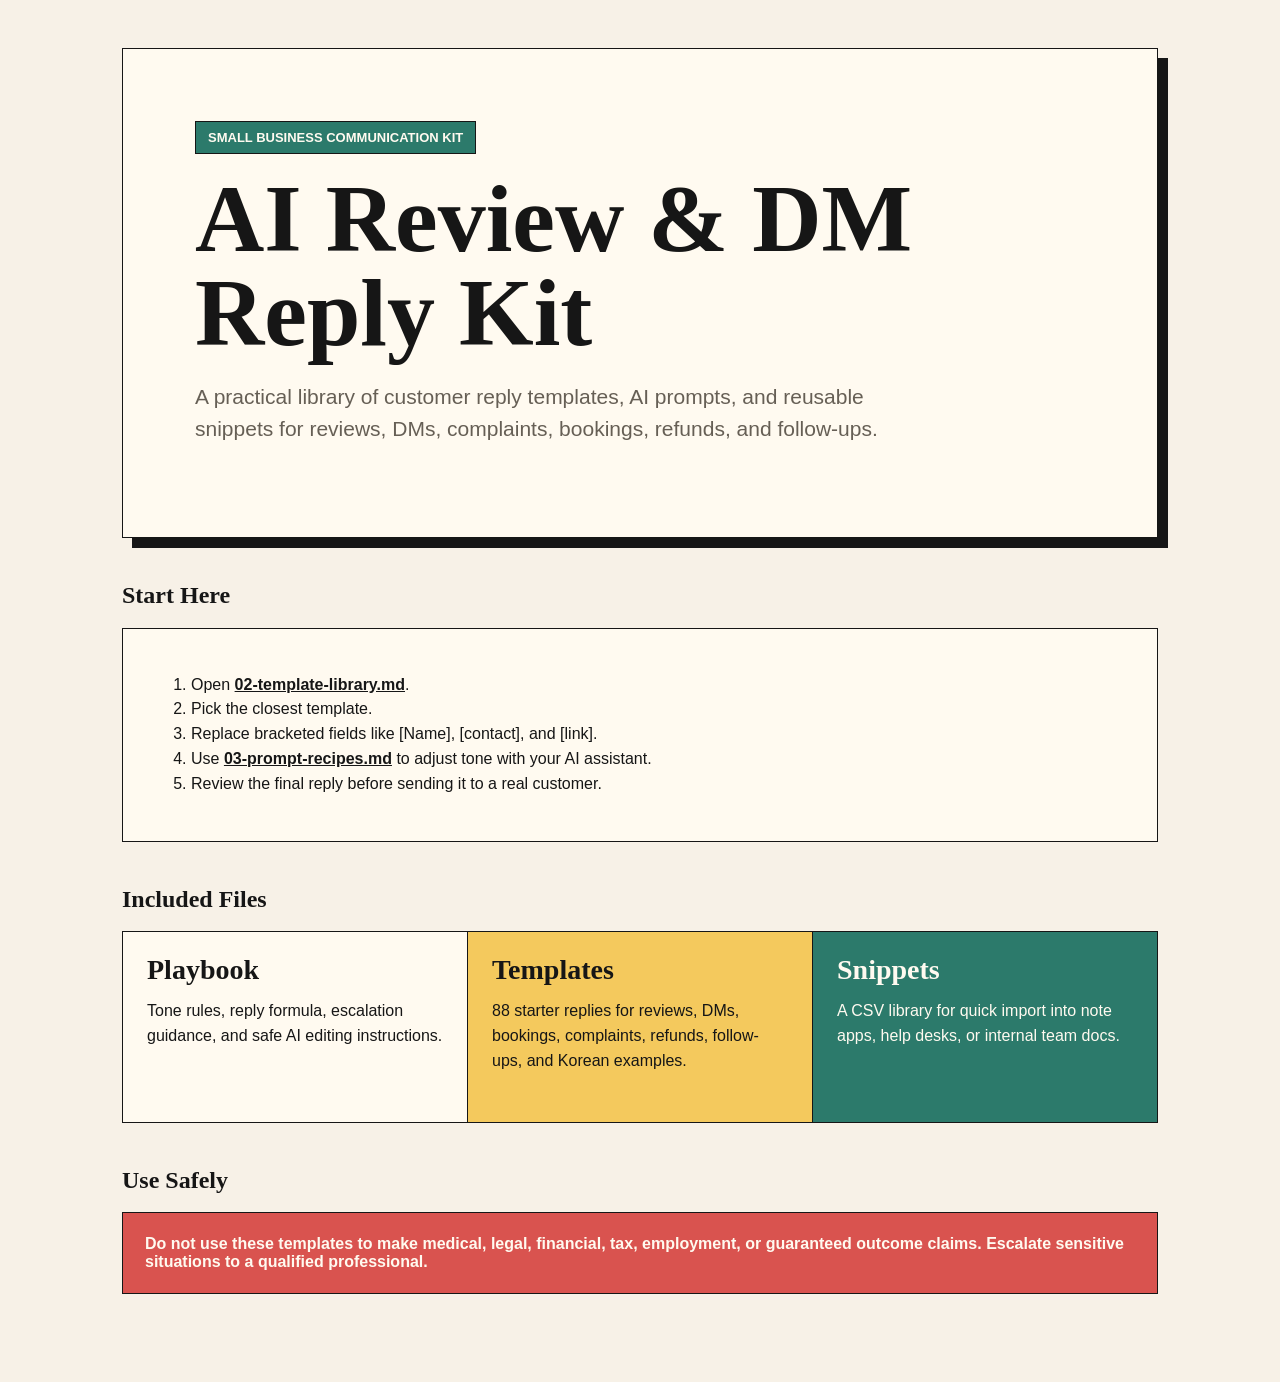
<file: revenue-kit/product/ai-review-dm-kit/index.html>
<!doctype html>
<html lang="en">
  <head>
    <meta charset="utf-8">
    <meta name="viewport" content="width=device-width, initial-scale=1">
    <title>AI Review & DM Reply Kit</title>
    <style>
      :root {
        --ink: #161616;
        --paper: #f7f1e7;
        --green: #2c7a6b;
        --yellow: #f4c95d;
        --red: #d9534f;
        --muted: #665f55;
      }

      * {
        box-sizing: border-box;
      }

      body {
        margin: 0;
        background: var(--paper);
        color: var(--ink);
        font-family: Avenir Next, Avenir, Helvetica, Arial, sans-serif;
      }

      main {
        max-width: 1080px;
        margin: 0 auto;
        padding: 48px 22px 72px;
      }

      header {
        padding: clamp(32px, 6vw, 72px);
        border: 1px solid var(--ink);
        background: #fffaf0;
        box-shadow: 10px 10px 0 var(--ink);
      }

      .eyebrow {
        display: inline-block;
        margin: 0 0 18px;
        padding: 8px 12px;
        border: 1px solid var(--ink);
        background: var(--green);
        color: #fffaf0;
        font-weight: 900;
        text-transform: uppercase;
        font-size: 13px;
      }

      h1,
      h2,
      h3 {
        font-family: Georgia, serif;
        line-height: 0.98;
        letter-spacing: 0;
      }

      h1 {
        margin: 0;
        max-width: 820px;
        font-size: clamp(44px, 8vw, 96px);
      }

      .lead {
        max-width: 720px;
        color: var(--muted);
        font-size: 21px;
        line-height: 1.5;
      }

      section {
        margin-top: 46px;
      }

      .grid {
        display: grid;
        grid-template-columns: repeat(3, 1fr);
        gap: 1px;
        border: 1px solid var(--ink);
        background: var(--ink);
      }

      article {
        min-height: 190px;
        padding: 24px;
        background: #fffaf0;
      }

      article:nth-child(2) {
        background: var(--yellow);
      }

      article:nth-child(3) {
        background: var(--green);
        color: #fffaf0;
      }

      article h3 {
        margin: 0 0 12px;
        font-size: 28px;
      }

      article p,
      li {
        line-height: 1.55;
      }

      .steps {
        padding: 28px;
        border: 1px solid var(--ink);
        background: #fffaf0;
      }

      .warning {
        padding: 22px;
        border: 1px solid var(--ink);
        background: var(--red);
        color: #fffaf0;
        font-weight: 800;
      }

      a {
        color: inherit;
        font-weight: 900;
      }

      @media (max-width: 820px) {
        .grid {
          grid-template-columns: 1fr;
        }
      }
    </style>
  </head>
  <body>
    <main>
      <header>
        <p class="eyebrow">Small business communication kit</p>
        <h1>AI Review & DM Reply Kit</h1>
        <p class="lead">A practical library of customer reply templates, AI prompts, and reusable snippets for reviews, DMs, complaints, bookings, refunds, and follow-ups.</p>
      </header>

      <section>
        <h2>Start Here</h2>
        <div class="steps">
          <ol>
            <li>Open <a href="./02-template-library.md">02-template-library.md</a>.</li>
            <li>Pick the closest template.</li>
            <li>Replace bracketed fields like [Name], [contact], and [link].</li>
            <li>Use <a href="./03-prompt-recipes.md">03-prompt-recipes.md</a> to adjust tone with your AI assistant.</li>
            <li>Review the final reply before sending it to a real customer.</li>
          </ol>
        </div>
      </section>

      <section>
        <h2>Included Files</h2>
        <div class="grid">
          <article>
            <h3>Playbook</h3>
            <p>Tone rules, reply formula, escalation guidance, and safe AI editing instructions.</p>
          </article>
          <article>
            <h3>Templates</h3>
            <p>88 starter replies for reviews, DMs, bookings, complaints, refunds, follow-ups, and Korean examples.</p>
          </article>
          <article>
            <h3>Snippets</h3>
            <p>A CSV library for quick import into note apps, help desks, or internal team docs.</p>
          </article>
        </div>
      </section>

      <section>
        <h2>Use Safely</h2>
        <p class="warning">Do not use these templates to make medical, legal, financial, tax, employment, or guaranteed outcome claims. Escalate sensitive situations to a qualified professional.</p>
      </section>
    </main>
  </body>
</html>
</file>
<file: styles.css>
:root {
  --ink: #151515;
  --paper: #f4efe6;
  --paper-2: #fffaf1;
  --green: #2c7a6b;
  --red: #d9534f;
  --yellow: #f4c95d;
  --line: rgba(21, 21, 21, 0.16);
  --muted: #675f52;
}

* {
  box-sizing: border-box;
}

body {
  margin: 0;
  background: var(--paper);
  color: var(--ink);
  font-family: Avenir Next, Avenir, Helvetica, Arial, sans-serif;
}

a {
  color: inherit;
}

.page {
  min-height: 100vh;
}

.nav {
  display: flex;
  justify-content: space-between;
  align-items: center;
  gap: 16px;
  padding: 22px clamp(18px, 5vw, 72px);
  border-bottom: 1px solid var(--line);
}

.brand {
  font-family: Georgia, serif;
  font-size: clamp(22px, 3vw, 32px);
  font-weight: 700;
}

.nav a {
  text-decoration: none;
  font-weight: 700;
  font-size: 14px;
  padding: 10px 14px;
  border: 1px solid var(--ink);
  background: var(--yellow);
}

.hero {
  display: grid;
  grid-template-columns: minmax(0, 1.02fr) minmax(320px, 0.98fr);
  gap: clamp(28px, 5vw, 76px);
  align-items: center;
  padding: clamp(42px, 7vw, 96px) clamp(18px, 5vw, 72px) 48px;
}

.eyebrow {
  display: inline-flex;
  width: fit-content;
  padding: 8px 12px;
  border: 1px solid var(--ink);
  background: var(--green);
  color: var(--paper-2);
  font-size: 13px;
  font-weight: 800;
  letter-spacing: 0;
  text-transform: uppercase;
}

h1 {
  margin: 22px 0 18px;
  max-width: 840px;
  font-family: Georgia, serif;
  font-size: clamp(46px, 8vw, 116px);
  line-height: 0.92;
  letter-spacing: 0;
}

.lead {
  max-width: 670px;
  margin: 0 0 28px;
  color: var(--muted);
  font-size: clamp(18px, 2vw, 24px);
  line-height: 1.45;
}

.actions {
  display: flex;
  flex-wrap: wrap;
  gap: 12px;
  align-items: center;
}

.button {
  display: inline-flex;
  justify-content: center;
  align-items: center;
  min-height: 48px;
  padding: 13px 18px;
  border: 1px solid var(--ink);
  background: var(--ink);
  color: var(--paper-2);
  text-decoration: none;
  font-weight: 800;
}

.button.secondary {
  background: transparent;
  color: var(--ink);
}

.text-link {
  display: inline-flex;
  margin-top: 10px;
  color: var(--ink);
  font-weight: 900;
  text-decoration-thickness: 2px;
  text-underline-offset: 4px;
}

.preview {
  margin: 0;
  border: 1px solid var(--ink);
  background: var(--paper-2);
  box-shadow: 12px 12px 0 var(--ink);
}

.preview img {
  display: block;
  width: 100%;
  height: auto;
}

.strip {
  display: grid;
  grid-template-columns: repeat(4, 1fr);
  border-top: 1px solid var(--ink);
  border-bottom: 1px solid var(--ink);
}

.strip div {
  min-height: 112px;
  padding: 22px clamp(18px, 3vw, 42px);
  border-right: 1px solid var(--ink);
  background: var(--paper-2);
}

.strip div:nth-child(2) {
  background: var(--yellow);
}

.strip div:nth-child(3) {
  background: var(--green);
  color: var(--paper-2);
}

.strip div:nth-child(4) {
  border-right: 0;
  background: var(--red);
  color: var(--paper-2);
}

.strip strong {
  display: block;
  font-family: Georgia, serif;
  font-size: clamp(24px, 3vw, 38px);
  line-height: 1;
}

.strip span {
  display: block;
  margin-top: 10px;
  font-weight: 700;
}

.section {
  padding: clamp(48px, 8vw, 104px) clamp(18px, 5vw, 72px);
}

.section h2 {
  max-width: 820px;
  margin: 0 0 28px;
  font-family: Georgia, serif;
  font-size: clamp(34px, 5vw, 72px);
  line-height: 0.98;
}

.grid {
  display: grid;
  grid-template-columns: repeat(3, 1fr);
  gap: 1px;
  border: 1px solid var(--ink);
  background: var(--ink);
}

.tile {
  min-height: 230px;
  padding: 26px;
  background: var(--paper-2);
}

.tile h3 {
  margin: 0 0 16px;
  font-family: Georgia, serif;
  font-size: 28px;
}

.tile p,
.package p,
.footer p {
  color: var(--muted);
  line-height: 1.55;
}

.packages {
  display: grid;
  grid-template-columns: repeat(4, 1fr);
  gap: 18px;
}

.package {
  border: 1px solid var(--ink);
  background: var(--paper-2);
  padding: 28px;
}

.package.featured {
  background: var(--yellow);
}

.price {
  font-family: Georgia, serif;
  font-size: 54px;
  font-weight: 700;
}

.package ul {
  margin: 20px 0 0;
  padding-left: 18px;
  line-height: 1.75;
}

.footer {
  display: grid;
  grid-template-columns: 1fr auto;
  gap: 24px;
  align-items: end;
  padding: 38px clamp(18px, 5vw, 72px);
  border-top: 1px solid var(--ink);
  background: var(--ink);
  color: var(--paper-2);
}

.audit-preview {
  min-height: 520px;
  display: grid;
  place-items: center;
  padding: clamp(18px, 4vw, 44px);
  background: var(--ink);
}

.audit-card {
  width: min(100%, 520px);
  border: 1px solid var(--ink);
  background: var(--paper-2);
  padding: clamp(24px, 4vw, 42px);
}

.audit-card span {
  display: inline-block;
  margin-bottom: 18px;
  padding: 8px 12px;
  border: 1px solid var(--ink);
  background: var(--yellow);
  font-weight: 900;
}

.audit-card strong {
  display: block;
  font-family: Georgia, serif;
  font-size: clamp(32px, 4vw, 54px);
  line-height: 1;
}

.audit-card ul {
  margin: 24px 0 0;
  padding-left: 20px;
  color: var(--muted);
  font-weight: 800;
  line-height: 1.8;
}

.footer p {
  margin: 8px 0 0;
  color: #d7cebf;
}

@media (max-width: 900px) {
  .hero,
  .packages,
  .grid,
  .strip,
  .footer {
    grid-template-columns: 1fr;
  }

  .strip div {
    border-right: 0;
    border-bottom: 1px solid var(--ink);
  }

  .strip div:last-child {
    border-bottom: 0;
  }

  .preview {
    box-shadow: 8px 8px 0 var(--ink);
  }
}

@media (max-width: 520px) {
  .nav {
    align-items: flex-start;
    flex-direction: column;
  }

  .actions {
    flex-direction: column;
    align-items: stretch;
  }

  .button {
    width: 100%;
  }
}
</file>
<file: portfolio/product-launch/style.css>
:root {
  --ink: #111514;
  --paper: #f7f1e4;
  --blue: #2f6f9f;
  --lime: #c6d66f;
  --coral: #e56f55;
}

* {
  box-sizing: border-box;
}

body {
  margin: 0;
  background: var(--paper);
  color: var(--ink);
  font-family: Avenir Next, Avenir, Helvetica, Arial, sans-serif;
}

.hero {
  display: grid;
  grid-template-columns: 1fr 1fr;
  min-height: 92vh;
  border-bottom: 1px solid var(--ink);
}

.copy {
  display: flex;
  flex-direction: column;
  justify-content: center;
  padding: clamp(34px, 6vw, 86px);
}

.copy p {
  width: fit-content;
  margin: 0 0 20px;
  padding: 8px 12px;
  border: 1px solid var(--ink);
  background: var(--lime);
  font-size: 13px;
  font-weight: 900;
  text-transform: uppercase;
}

h1,
h2 {
  margin: 0;
  font-family: Georgia, serif;
  line-height: 0.94;
  letter-spacing: 0;
}

h1 {
  max-width: 720px;
  font-size: clamp(52px, 8vw, 116px);
}

.copy span {
  max-width: 540px;
  margin: 24px 0;
  color: #4e5754;
  font-size: 22px;
  line-height: 1.45;
}

.copy a {
  width: fit-content;
  min-height: 48px;
  padding: 13px 18px;
  border: 1px solid var(--ink);
  background: var(--ink);
  color: var(--paper);
  text-decoration: none;
  font-weight: 900;
}

.object {
  display: grid;
  place-items: center;
  padding: clamp(34px, 6vw, 86px);
  background: var(--blue);
}

.device {
  width: min(74vw, 520px);
  aspect-ratio: 0.72;
  border: 1px solid var(--ink);
  background: var(--paper);
  box-shadow: 18px 18px 0 var(--ink);
  padding: 26px;
}

.device div {
  margin-bottom: 22px;
  border: 1px solid var(--ink);
}

.device div:nth-child(1) {
  height: 44%;
  background: var(--coral);
}

.device div:nth-child(2) {
  height: 18%;
  background: var(--lime);
}

.device div:nth-child(3) {
  height: 24%;
  background: var(--ink);
}

.proof {
  display: grid;
  grid-template-columns: repeat(3, 1fr);
  border-bottom: 1px solid var(--ink);
}

.proof div {
  min-height: 170px;
  padding: 28px;
  border-right: 1px solid var(--ink);
}

.proof div:last-child {
  border-right: 0;
}

.proof strong {
  display: block;
  font-family: Georgia, serif;
  font-size: clamp(36px, 5vw, 72px);
}

.proof span {
  font-weight: 800;
}

.details {
  padding: clamp(52px, 8vw, 112px) clamp(18px, 6vw, 86px);
}

.details h2 {
  max-width: 900px;
  font-size: clamp(38px, 6vw, 86px);
}

.details p {
  max-width: 620px;
  color: #4e5754;
  font-size: 22px;
  line-height: 1.45;
}

@media (max-width: 860px) {
  .hero,
  .proof {
    grid-template-columns: 1fr;
  }

  .object {
    min-height: 520px;
  }

  .proof div {
    border-right: 0;
    border-bottom: 1px solid var(--ink);
  }
}
</file>
<file: portfolio/salon-booking/style.css>
:root {
  --ink: #18211f;
  --paper: #faf7f0;
  --mint: #b8dfd4;
  --rose: #d16d68;
  --charcoal: #24312e;
}

* {
  box-sizing: border-box;
}

body {
  margin: 0;
  background: var(--paper);
  color: var(--ink);
  font-family: Avenir Next, Avenir, Helvetica, Arial, sans-serif;
}

nav {
  display: flex;
  justify-content: space-between;
  align-items: center;
  padding: 24px clamp(18px, 5vw, 72px);
}

nav strong {
  font-family: Georgia, serif;
  font-size: 30px;
}

nav a,
.button {
  min-height: 46px;
  padding: 13px 18px;
  border: 1px solid var(--ink);
  background: var(--ink);
  color: var(--paper);
  text-decoration: none;
  font-weight: 800;
}

.hero {
  min-height: 92vh;
  border-bottom: 1px solid var(--ink);
}

.hero-grid {
  display: grid;
  grid-template-columns: minmax(0, 1fr) minmax(300px, 520px);
  gap: clamp(32px, 6vw, 92px);
  align-items: center;
  padding: clamp(44px, 8vw, 112px) clamp(18px, 5vw, 72px);
}

.eyebrow {
  display: inline-block;
  margin: 0 0 18px;
  padding: 8px 12px;
  background: var(--mint);
  border: 1px solid var(--ink);
  font-weight: 900;
  text-transform: uppercase;
  font-size: 13px;
}

h1,
h2 {
  margin: 0;
  font-family: Georgia, serif;
  line-height: 0.95;
  letter-spacing: 0;
}

h1 {
  max-width: 860px;
  font-size: clamp(48px, 8vw, 108px);
}

.lead {
  max-width: 620px;
  color: #52615e;
  font-size: clamp(18px, 2vw, 23px);
  line-height: 1.5;
}

.actions {
  display: flex;
  flex-wrap: wrap;
  gap: 12px;
}

.button.ghost {
  background: transparent;
  color: var(--ink);
}

.panel {
  display: grid;
  gap: 14px;
  padding: 18px;
  border: 1px solid var(--ink);
  background: var(--charcoal);
  box-shadow: 12px 12px 0 var(--ink);
}

.slot {
  display: flex;
  justify-content: space-between;
  gap: 20px;
  align-items: center;
  min-height: 96px;
  padding: 22px;
  background: var(--paper);
}

.slot span {
  color: #65736f;
  font-weight: 800;
}

.slot strong {
  font-family: Georgia, serif;
  font-size: clamp(26px, 3vw, 42px);
}

.services {
  display: grid;
  grid-template-columns: repeat(3, 1fr);
  gap: 1px;
  background: var(--ink);
  border-bottom: 1px solid var(--ink);
}

.services article {
  min-height: 260px;
  padding: clamp(24px, 4vw, 48px);
  background: var(--paper);
}

.services article:nth-child(2) {
  background: var(--mint);
}

.services article:nth-child(3) {
  background: var(--rose);
  color: white;
}

.services p {
  max-width: 340px;
  line-height: 1.55;
  font-weight: 700;
}

.book {
  padding: clamp(54px, 8vw, 112px) clamp(18px, 5vw, 72px);
}

.book h2 {
  max-width: 900px;
  margin-bottom: 28px;
  font-size: clamp(38px, 6vw, 84px);
}

@media (max-width: 860px) {
  .hero-grid,
  .services {
    grid-template-columns: 1fr;
  }

  .slot {
    align-items: flex-start;
    flex-direction: column;
  }
}
</file>
